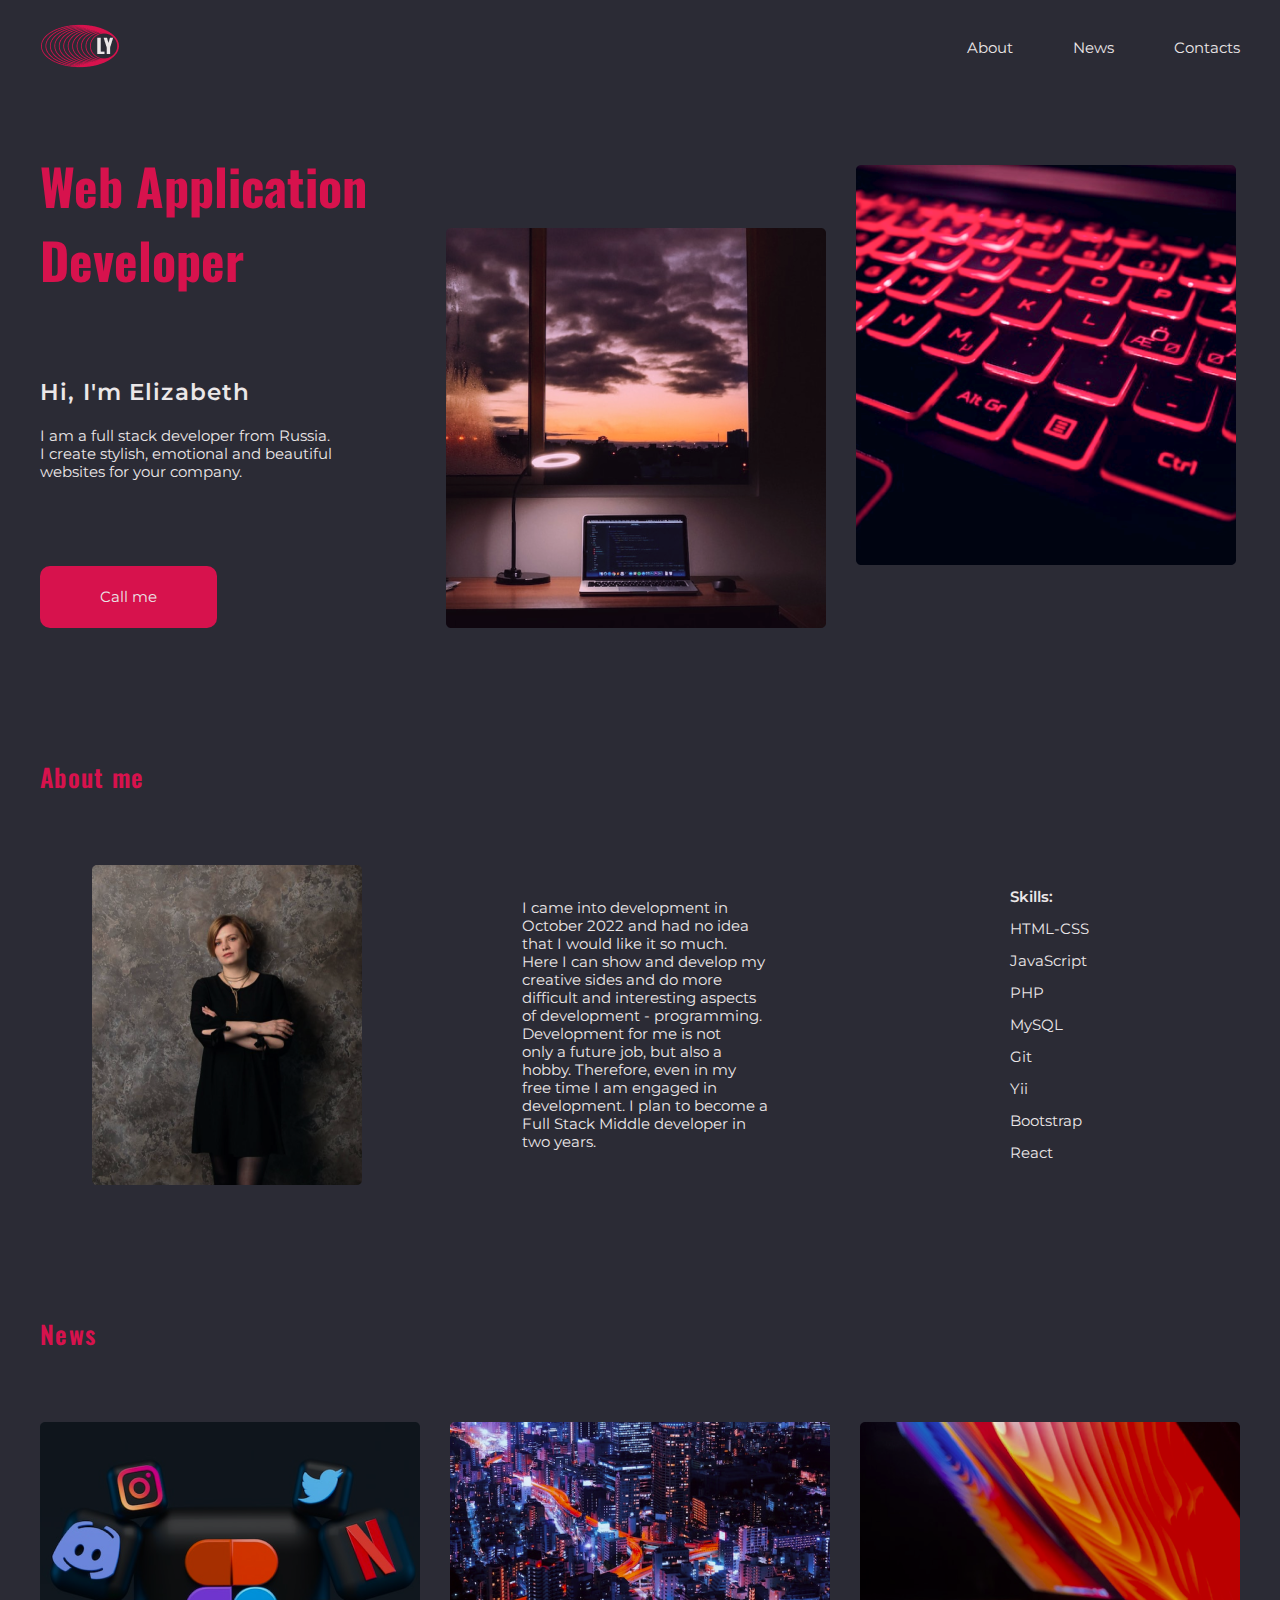
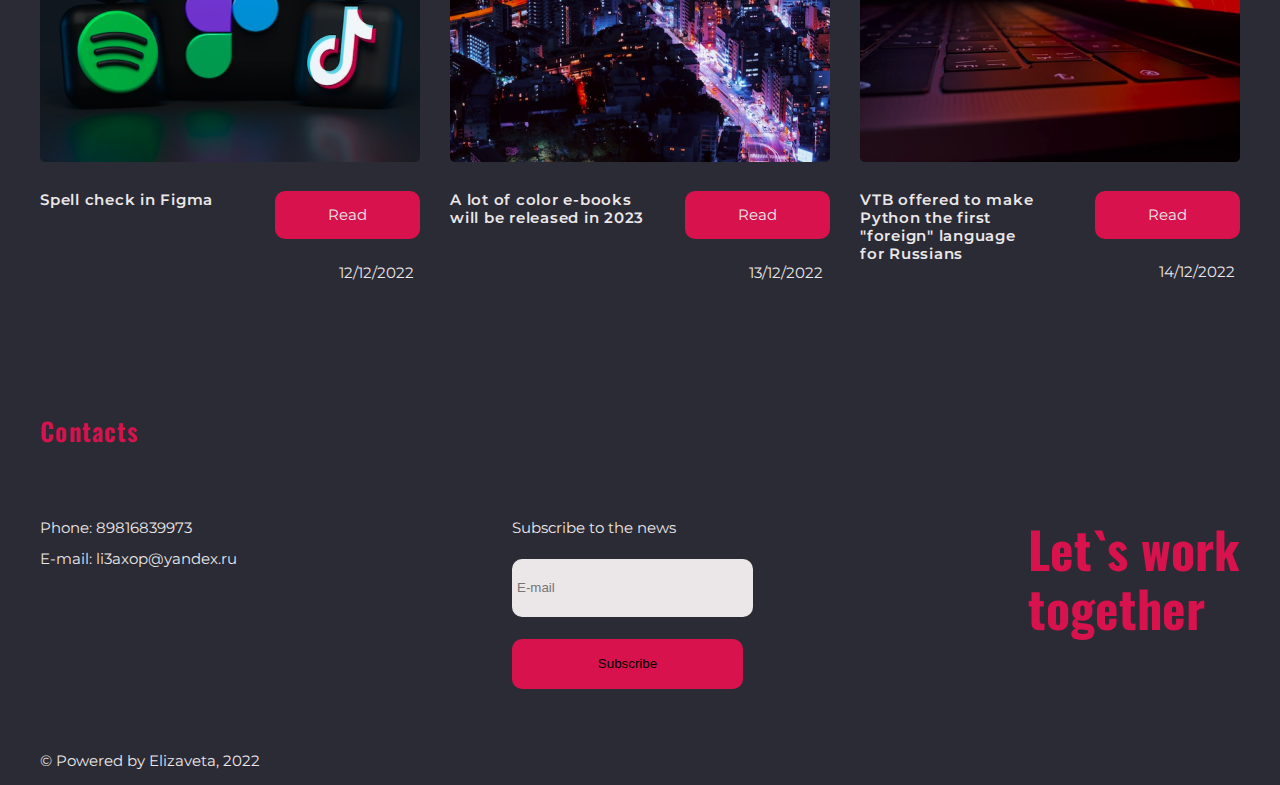
<file: index.html>
<!DOCTYPE html>
<html lang="en">
<head>
    <meta charset="UTF-8">
    <meta http-equiv="X-UA-Compatible" content="IE=edge">
    <meta name="viewport" content="width=device-width, initial-scale=1.0">
    <link rel="preconnect" href="https://fonts.googleapis.com"><link rel="preconnect" href="https://fonts.gstatic.com" crossorigin><link href="https://fonts.googleapis.com/css2?family=Montserrat:wght@400;600;700&family=Oswald:wght@400;700&display=swap" rel="stylesheet">
    <link rel="stylesheet" href="CSS/style.css">
    <link rel="stylesheet" href="CSS/adaptive.css">
    <title>lizayurova</title>
</head>
<body>
    <header class="header">
        <div class="container">
            <nav class="nav">
                <a class="logo">
                    <img class="logo-img" src="images/logo.png" alt="логотип сайта">
                </a>
                    <ul class="menu">
                        <li class="menu-item">
                            <a class="menu-link" href="#p1">About</a>
                        </li>
                        <li class="menu-item">
                            <a class="menu-link" href="#p2">News</a>
                        </li>
                        <li class="menu-item">
                            <a class="menu-link" href="#p3">Contacts</a>
                        </li>
                    </ul>
            </nav>
        </div>
    
        <div class="container2">
            <div class="text">
                <h1 class="title">Web Application<br>
                    Developer</h1>
                <h2 class="title2">Hi, I'm Elizabeth</h2>
                <h3 class="title3">I am a full stack developer from Russia. <br>
                    I create stylish, emotional and beautiful <br>
                    websites for your company.</h3>
                <a class="input"   href="tel:+79816839973" > Call me </a>
            </div>
            <img class="img" src="images/main1.png" alt="human">
            <img class="img1" src="images/main2.png" alt="human">
        </div>
    </header>

    <section class="main" id="p1">
        <h2 class="first"> About me</h2>
        <div class="container3">
            <img class="foto" src="images/foto.png" alt="foto">
            <p class="maintext">   I came into development in<br>
                 October 2022 and had no idea <br>
                that I would like it so much.<br>
                Here I can show and develop my <br>
                creative sides and do more<br>
                difficult and interesting aspects<br>
                of development - programming.<br>
                Development for me is not <br>
                only a future job, but also a <br>
                hobby. Therefore, even in my<br>
                free time I am engaged in <br>
                development. I plan to become a<br>
                Full Stack Middle developer in<br>
                two years.</p>
            <ul class="listmain">
                <ul class="list1">Skills:</ul>
                <ul class="list2">HTML-CSS</ul>
                <ul class="list2">JavaScript</ul>
                <ul class="list2">PHP</ul>
                <ul class="list2">MySQL</ul>
                <ul class="list2">Git</ul>
                <ul class="list2">Yii</ul>
                <ul class="list2">Bootstrap</ul>
                <ul class="list2">React</ul>
            </ul>
        </div>
    </section>

    <section class="news" id="p2">
        <h2 class="first"> News</h2>
        <div class="container4">
            <div class="new">
                <img class="newimg" src="images/New1.png" alt="">
                <div class="newtext">
                    <p class="newtext2">Spell check in Figma</p>
                    <a class="newinput"   href="newone.html" > Read </a>
                </div>
                <p class="newdata">12/12/2022</p>
            </div>
            <div class="new">
                <img class="newimg" src="images/New2.png" alt="">
                <div class="newtext">
                    <p class="newtext2">A lot of color e-books<br>
                        will be released in 2023</p>
                    <a class="newinput"   href="newtwo.html" > Read </a>
                </div>
                <p class="newdata">13/12/2022</p>
            </div>
            <div class="new">
                <img class="newimg" src="images/New3.png" alt="">
                <div class="newtext">
                    <p class="newtext2">VTB offered to make<br>
                        Python the first<br>
                         "foreign" language <br>
                        for Russians</p>
                    <a class="newinput"   href="newthree.html" > Read </a>
                </div>
                <p class="newdata2">14/12/2022</p>
            </div>
        </div>
    </section>

    <footer class="footer" id="p3">
        <h2 class="first"> Contacts</h2>
        <div class="container5">
            <div class="contact">
            <div class="tel">
                <span class="tel2">Phone:</span>
                <a class="tel3" href="tel:+79816839973">89816839973</a>
            </div>
            <div class="email">
                <span class="email_2">E-mail:</span>
                <a class="email_3" href="mailto:li3axop@yandex.ru">li3axop@yandex.ru</a>
            </div>
            </div>
            <div class="page">
                <form  action="#" class="subscription">
                        <p class="subscription-text">
                            Subscribe to the news
                        </p>
                        <input type="email" class="field" placeholder="E-mail" required>
                    <button class="button">Subscribe</button>
                </form>
            </div>
            <p class="end">Let`s work <br>
                together</p>
            </div>
            <div class="right">
                <p> ©  Powered by Elizaveta, 2022</p>
            </div>  
    </footer>
</body>
</html>
</file>
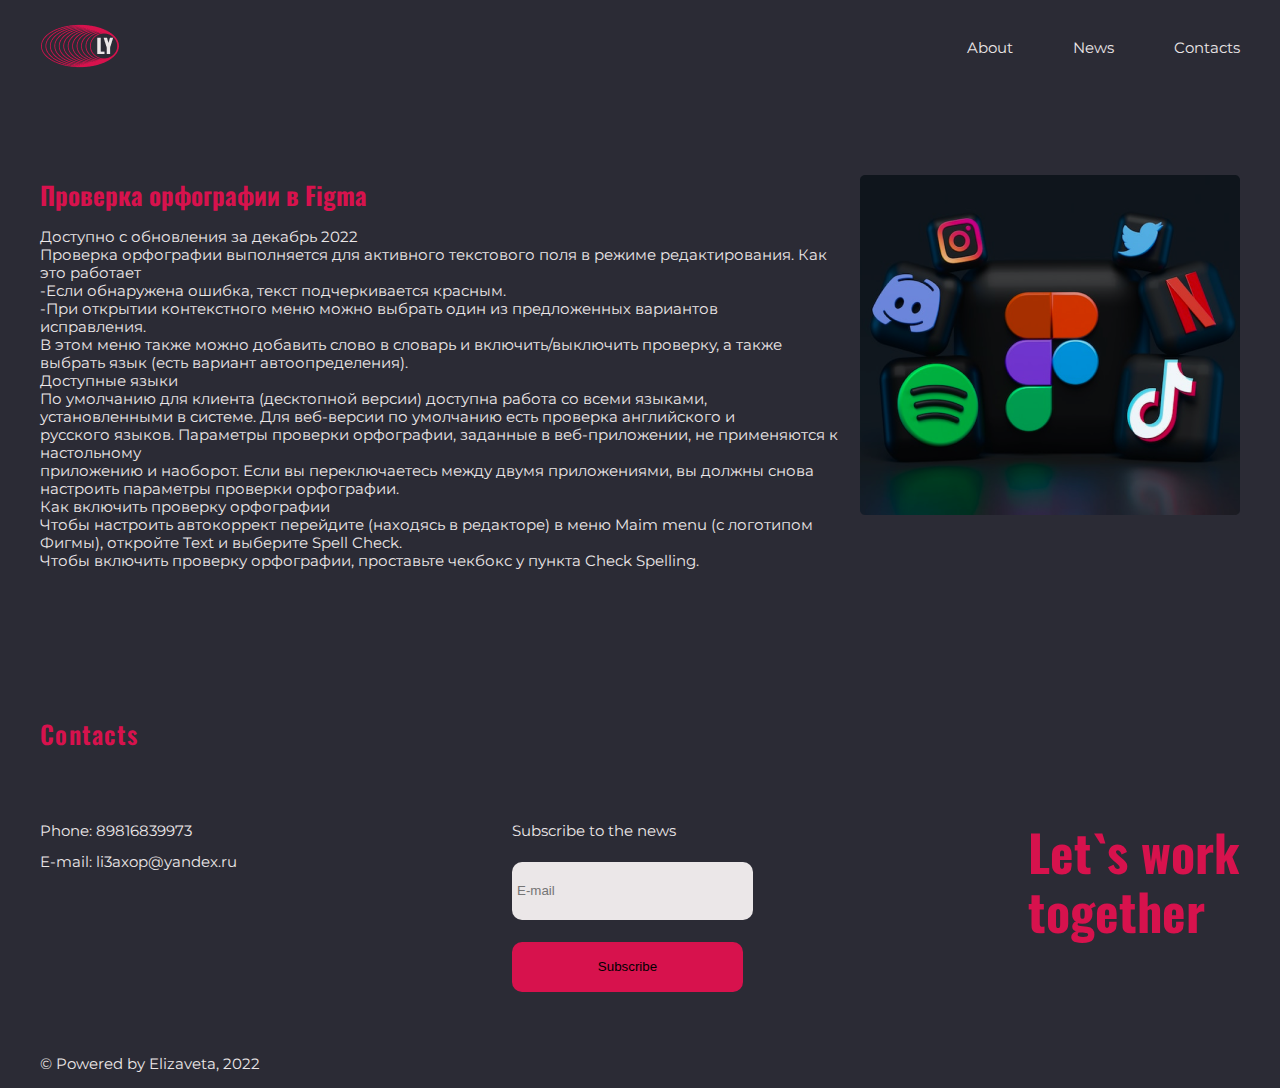
<file: newone.html>
<!DOCTYPE html>
<html lang="en">
<head>
    <meta charset="UTF-8">
    <meta http-equiv="X-UA-Compatible" content="IE=edge">
    <meta name="viewport" content="width=device-width, initial-scale=1.0">
    <link rel="preconnect" href="https://fonts.googleapis.com"><link rel="preconnect" href="https://fonts.gstatic.com" crossorigin><link href="https://fonts.googleapis.com/css2?family=Montserrat:wght@400;600;700&family=Oswald:wght@400;700&display=swap" rel="stylesheet">
    <link rel="stylesheet" href="CSS/style.css">
    <link rel="stylesheet" href="CSS/adaptive.css">
    <link rel="stylesheet" href="CSS/newone.css">
    <title>lizayurova</title>
</head>
<body>
    <header class="header">
        <div class="container">
            <nav class="nav">
                <a class="logo">
                    <img class="logo-img" src="images/logo.png" alt="логотип сайта">
                </a>
                    <ul class="menu">
                        <li class="menu-item">
                            <a class="menu-link" href="index.html">About</a>
                        </li>
                        <li class="menu-item">
                            <a class="menu-link" href="index.html">News</a>
                        </li>
                        <li class="menu-item">
                            <a class="menu-link" href="#p3">Contacts</a>
                        </li>
                    </ul>
            </nav>
        </div>
    
    <section class="newone">
        <div class="newone1">
            <div class="textnewon1">
                <h1 class="textpink">Проверка орфографии в Figma</h1>
                <p class="textall">Доступно с обновления за декабрь 2022 <br>
                    Проверка орфографии выполняется для активного текстового поля в режиме редактирования. Как <br>это работает<br>
                    -Если обнаружена ошибка, текст подчеркивается красным.<br>
                    -При открытии контекстного меню можно выбрать один из предложенных вариантов <br>исправления.<br>
                    В этом меню также можно добавить слово в словарь и включить/выключить проверку, а также <br>выбрать язык (есть вариант автоопределения).<br>
                    Доступные языки<br>
                    По умолчанию для клиента (десктопной версии) доступна работа со всеми языками, <br>установленными в системе. Для веб-версии по умолчанию есть проверка английского и <br>русского языков.
                    Параметры проверки орфографии, заданные в веб-приложении, не применяются к настольному <br>приложению и наоборот. Если вы переключаетесь между двумя приложениями, вы должны снова<br> настроить параметры проверки орфографии.<br>
                    Как включить проверку орфографии<br>
                    Чтобы настроить автокоррект перейдите (находясь в редакторе) в меню Maim menu (с логотипом<br> Фигмы), откройте Text и выберите Spell Check.<br>
                    Чтобы включить проверку орфографии, проставьте чекбокс у пункта Check Spelling.</p>
            </div>
            <img class="newimgone" src="images/New1.png" alt="">
        </div>
    </section>

    <footer class="footer" id="p3">
        <h2 class="first"> Contacts</h2>
        <div class="container5">
            <div class="contact">
            <div class="tel">
                <span class="tel2">Phone:</span>
                <a class="tel3" href="tel:+79816839973">89816839973</a>
            </div>
            <div class="email">
                <span class="email_2">E-mail:</span>
                <a class="email_3" href="mailto:li3axop@yandex.ru">li3axop@yandex.ru</a>
            </div>
            </div>
            <div class="page">
                <form  action="#" class="subscription">
                        <p class="subscription-text">
                            Subscribe to the news
                        </p>
                        <input type="email" class="field" placeholder="E-mail" required>
                    <button class="button">Subscribe</button>
                </form>
            </div>
            <p class="end">Let`s work <br>
                together</p>
            </div>
            <div class="right">
                <p> ©  Powered by Elizaveta, 2022</p>
            </div>  
    </footer>
    </body>
    </html>
</file>
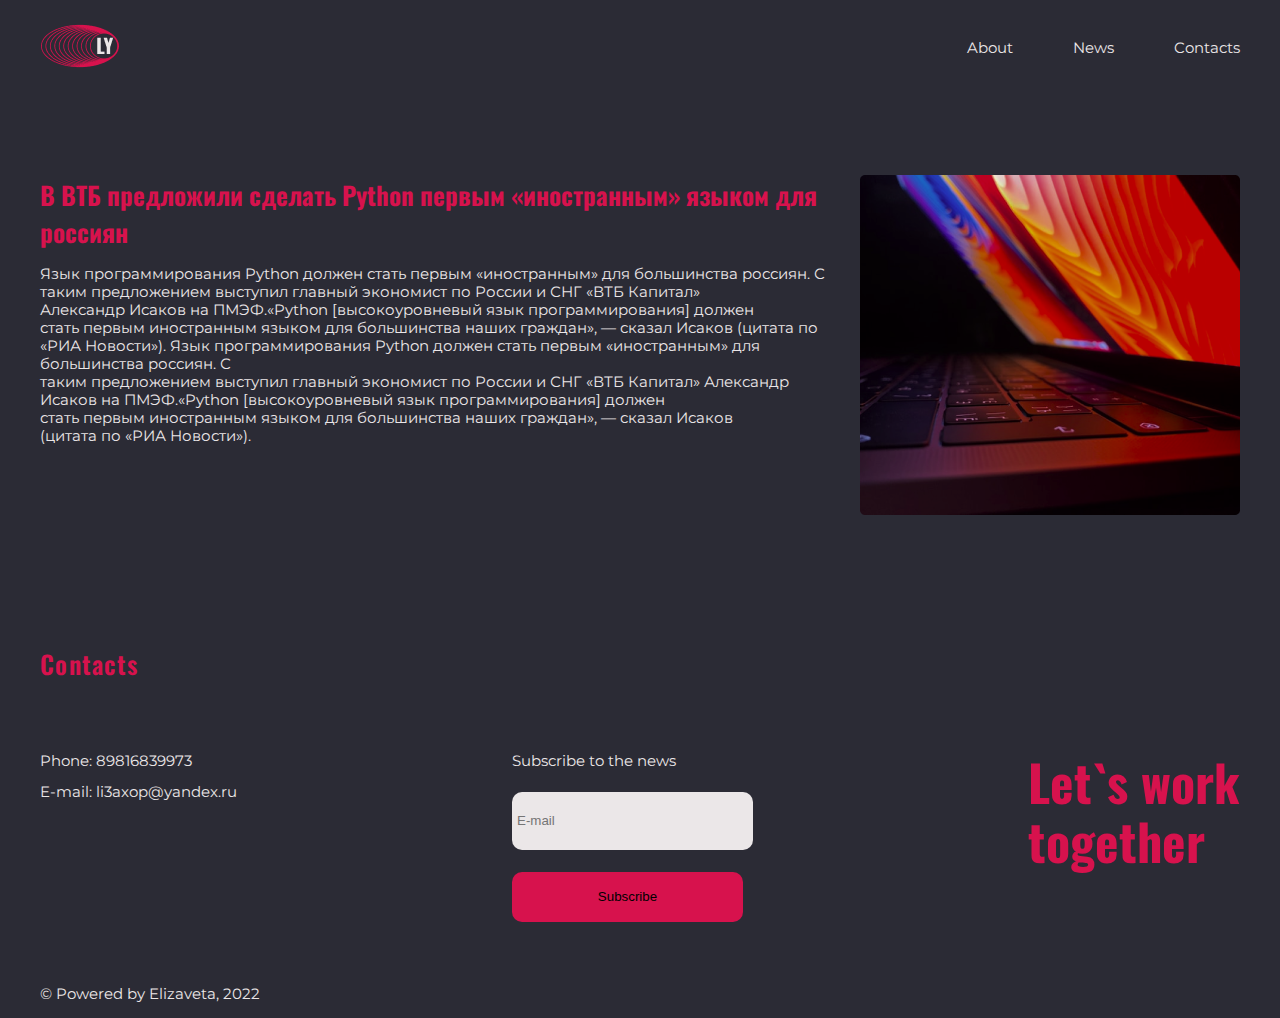
<file: newthree.html>
<!DOCTYPE html>
<html lang="en">
<head>
    <meta charset="UTF-8">
    <meta http-equiv="X-UA-Compatible" content="IE=edge">
    <meta name="viewport" content="width=device-width, initial-scale=1.0">
    <link rel="preconnect" href="https://fonts.googleapis.com"><link rel="preconnect" href="https://fonts.gstatic.com" crossorigin><link href="https://fonts.googleapis.com/css2?family=Montserrat:wght@400;600;700&family=Oswald:wght@400;700&display=swap" rel="stylesheet">
    <link rel="stylesheet" href="CSS/style.css">
    <link rel="stylesheet" href="CSS/adaptive.css">
    <link rel="stylesheet" href="CSS/newone.css">
    <title>lizayurova</title>
</head>
<body>
    <header class="header">
        <div class="container">
            <nav class="nav">
                <a class="logo">
                    <img class="logo-img" src="images/logo.png" alt="логотип сайта">
                </a>
                    <ul class="menu">
                        <li class="menu-item">
                            <a class="menu-link" href="index.html">About</a>
                        </li>
                        <li class="menu-item">
                            <a class="menu-link" href="index.html">News</a>
                        </li>
                        <li class="menu-item">
                            <a class="menu-link" href="#p3">Contacts</a>
                        </li>
                    </ul>
            </nav>
        </div>
    
    <section class="newone">
        <div class="newone1">
            <div class="textnewon1">
                <h1 class="textpink">В ВТБ предложили сделать Python первым «иностранным» языком для<br>
                    россиян</h1>
                <p class="textall">Язык программирования Python должен стать первым «иностранным» для большинства россиян. С<br> таким предложением выступил главный экономист по России и СНГ «ВТБ Капитал» <br>Александр Исаков на ПМЭФ.«Python [высокоуровневый язык программирования] должен <br>стать первым иностранным языком для большинства наших граждан», — сказал Исаков (цитата по <br>«РИА Новости»).
                    Язык программирования Python должен стать первым «иностранным» для большинства россиян. С<br> таким предложением выступил главный экономист по России и СНГ «ВТБ Капитал» Александр<br> Исаков на ПМЭФ.«Python [высокоуровневый язык программирования] должен <br>стать первым иностранным языком для большинства наших граждан», — сказал Исаков<br> (цитата по «РИА Новости»).</p>
            </div>
            <img class="newimgone" src="images/New3.png" alt="">
        </div>
    </section>

    <footer class="footer" id="p3">
        <h2 class="first"> Contacts</h2>
        <div class="container5">
            <div class="contact">
            <div class="tel">
                <span class="tel2">Phone:</span>
                <a class="tel3" href="tel:+79816839973">89816839973</a>
            </div>
            <div class="email">
                <span class="email_2">E-mail:</span>
                <a class="email_3" href="mailto:li3axop@yandex.ru">li3axop@yandex.ru</a>
            </div>
            </div>
            <div class="page">
                <form  action="#" class="subscription">
                        <p class="subscription-text">
                            Subscribe to the news
                        </p>
                        <input type="email" class="field" placeholder="E-mail" required>
                    <button class="button">Subscribe</button>
                </form>
            </div>
            <p class="end">Let`s work <br>
                together</p>
            </div>
            <div class="right">
                <p> ©  Powered by Elizaveta, 2022</p>
            </div>  
    </footer>
    </body>
    </html>
</file>
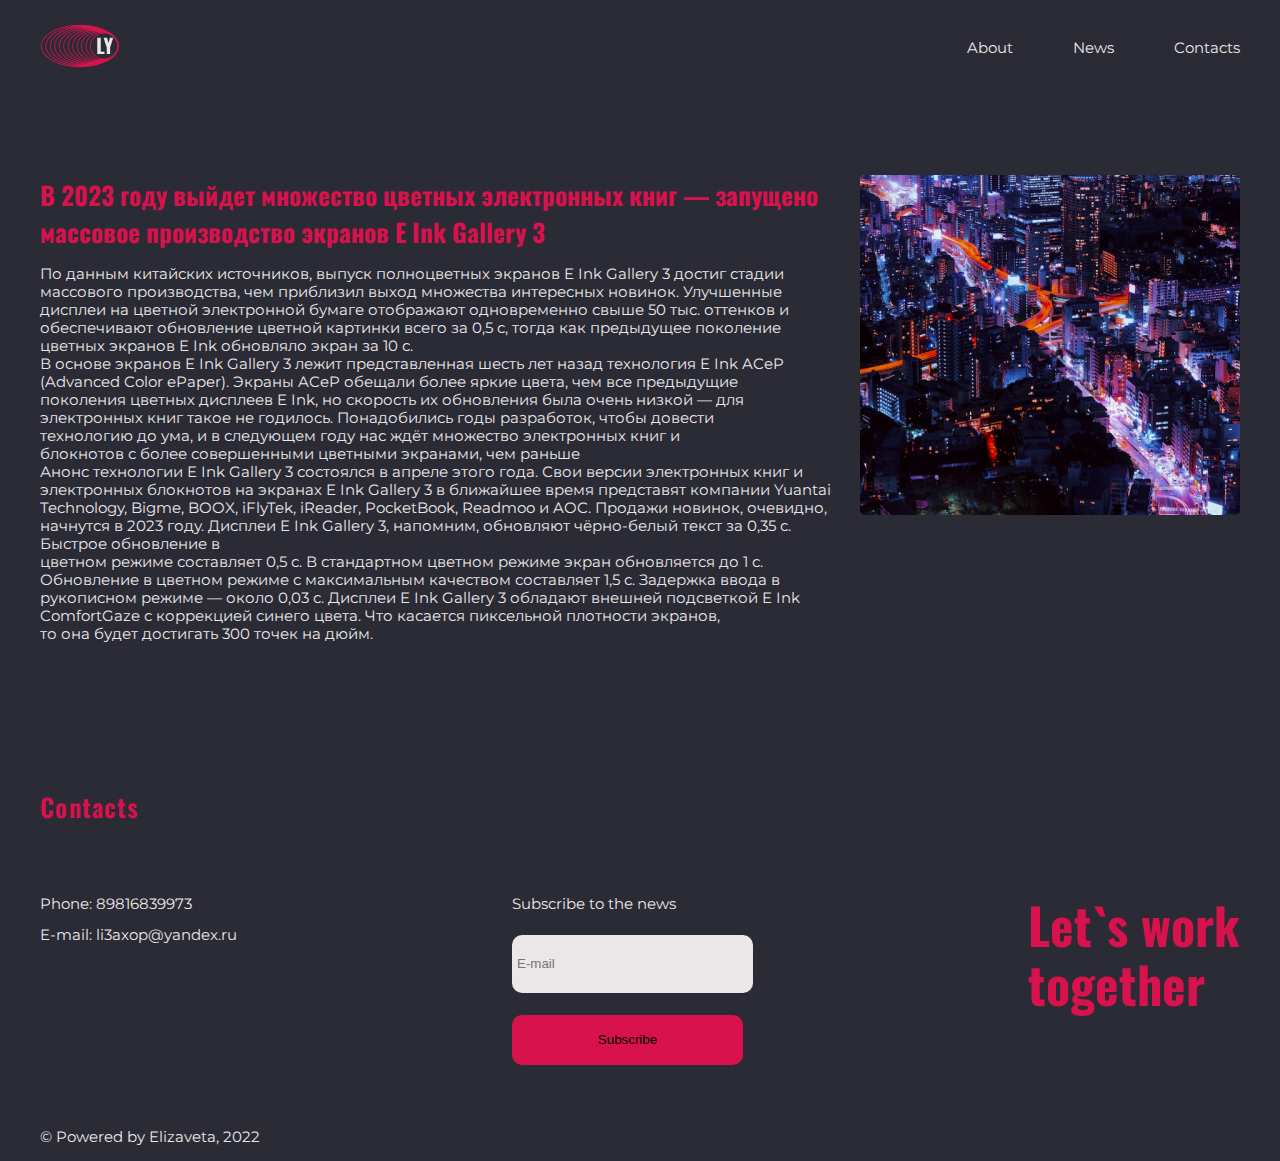
<file: newtwo.html>
<!DOCTYPE html>
<html lang="en">
<head>
    <meta charset="UTF-8">
    <meta http-equiv="X-UA-Compatible" content="IE=edge">
    <meta name="viewport" content="width=device-width, initial-scale=1.0">
    <link rel="preconnect" href="https://fonts.googleapis.com"><link rel="preconnect" href="https://fonts.gstatic.com" crossorigin><link href="https://fonts.googleapis.com/css2?family=Montserrat:wght@400;600;700&family=Oswald:wght@400;700&display=swap" rel="stylesheet">
    <link rel="stylesheet" href="CSS/style.css">
    <link rel="stylesheet" href="CSS/adaptive.css">
    <link rel="stylesheet" href="CSS/newone.css">
    <title>lizayurova</title>
</head>
<body>
    <header class="header">
        <div class="container">
            <nav class="nav">
                <a class="logo">
                    <img class="logo-img" src="images/logo.png" alt="логотип сайта">
                </a>
                    <ul class="menu">
                        <li class="menu-item">
                            <a class="menu-link" href="index.html">About</a>
                        </li>
                        <li class="menu-item">
                            <a class="menu-link" href="index.html">News</a>
                        </li>
                        <li class="menu-item">
                            <a class="menu-link" href="#p3">Contacts</a>
                        </li>
                    </ul>
            </nav>
        </div>
    
    <section class="newone">
        <div class="newone1">
            <div class="textnewon1">
                <h1 class="textpink">В 2023 году выйдет множество цветных электронных книг — запущено<br>
                    массовое производство экранов E Ink Gallery 3</h1>
                <p class="textall">По данным китайских источников, выпуск полноцветных экранов E Ink Gallery 3 достиг стадии <br>массового производства, чем приблизил выход множества интересных новинок. Улучшенные <br>дисплеи на цветной электронной бумаге отображают одновременно свыше 50 тыс. оттенков и <br>обеспечивают обновление цветной картинки всего за 0,5 с, тогда как предыдущее поколение <br>цветных экранов E Ink обновляло экран за 10 с.<br>
                    В основе экранов E Ink Gallery 3 лежит представленная шесть лет назад технология E Ink ACeP <br>(Advanced Color ePaper). Экраны ACeP обещали более яркие цвета, чем все предыдущие <br>поколения цветных дисплеев E Ink, но скорость их обновления была очень низкой — для <br>электронных книг такое не годилось. Понадобились годы разработок, чтобы довести <br>технологию до ума, и в следующем году нас ждёт множество электронных книг и<br> блокнотов с более совершенными цветными экранами, чем раньше<br>
                    Анонс технологии E Ink Gallery 3 состоялся в апреле этого года. Свои версии электронных книг и <br>электронных блокнотов на экранах E Ink Gallery 3 в ближайшее время представят компании Yuantai <br>Technology, Bigme, BOOX, iFlyTek, iReader, PocketBook, Readmoo и AOC. Продажи новинок, очевидно,<br> начнутся в 2023 году.
                    Дисплеи E Ink Gallery 3, напомним, обновляют чёрно-белый текст за 0,35 с. Быстрое обновление в <br>цветном режиме составляет 0,5 с. В стандартном цветном режиме экран обновляется до 1 с.<br> Обновление в цветном режиме с максимальным качеством составляет 1,5 с. Задержка ввода в<br> рукописном режиме — около 0,03 с. Дисплеи E Ink Gallery 3 обладают внешней подсветкой E Ink<br> ComfortGaze с коррекцией синего цвета. Что касается пиксельной плотности экранов,<br> то она будет достигать 300 точек на дюйм.</p>
            </div>
            <img class="newimgone" src="images/New2.png" alt="">
        </div>
    </section>

    <footer class="footer" id="p3">
        <h2 class="first"> Contacts</h2>
        <div class="container5">
            <div class="contact">
            <div class="tel">
                <span class="tel2">Phone:</span>
                <a class="tel3" href="tel:+79816839973">89816839973</a>
            </div>
            <div class="email">
                <span class="email_2">E-mail:</span>
                <a class="email_3" href="mailto:li3axop@yandex.ru">li3axop@yandex.ru</a>
            </div>
            </div>
            <div class="page">
                <form  action="#" class="subscription">
                        <p class="subscription-text">
                            Subscribe to the news
                        </p>
                        <input type="email" class="field" placeholder="E-mail" required>
                    <button class="button">Subscribe</button>
                </form>
            </div>
            <p class="end">Let`s work <br>
                together</p>
            </div>
            <div class="right">
                <p> ©  Powered by Elizaveta, 2022</p>
            </div>  
    </footer>
    </body>
    </html>
</file>
<file: CSS/style.css>
body{
    max-width: 1200px;
    margin: 0 auto;
    background-color: #2B2B35;
    color: #EBE7E8;
    font-family: 'Montserrat';
    font-style: normal;
    font-weight: 400;
    font-size: 15px;
    line-height: 18px;
}

a{
    text-decoration: none;
    color: inherit;
}

a:hover {
    color: #CE242B; 
}

ul{
    margin: 0;
    padding: 0;
    list-style: none;
}

.nav{
    margin-top: 24px;
    display: flex;
    justify-content: space-between;
    align-items: center;
}

.menu{
    display:flex;
}

.menu-item{
    padding-left: 60px;
}

.text{
    display: flex;
    justify-content: flex-end;
    align-items: flex-start;
    flex-direction: column;
}

.title{
    font-family: 'Oswald';
    font-style: normal;
    font-weight: 700;
    font-size: 50px;
    line-height: 74px;
    color: #D7124D;
    margin:0 0 87px 0;
}

.title2{
    font-style: normal;
    font-weight: 600;
    letter-spacing: 0.05em;
    margin:0 0 26px 0;
}

.title3{
    font-style: normal;
    font-weight: 400;
    font-size: 15px;
    line-height: 18px;
    margin:0 0 85px 0;
}

.input{
    background: #D7124D;
    border-radius: 10px;
    text-align: center;
    padding: 22px 60px;
}

.input:hover{
    background: #373741;
}

.container2{
    display: flex;
}

.img{
    margin: 156px 30px 0 79px;
}

.img1{
    margin: 93px 0px 63px 0px;
}

.main{
    margin-top: 130px;
}

.first{
    font-family: 'Oswald';
    font-style: normal;
    font-weight: 600;
    font-size: 25px;
    line-height: 37px;
    letter-spacing: 0.05em;
    color: #D7124D;
    margin-bottom: 70px;
}

.container3{
    display: flex;
    justify-content: space-between;
    align-items: center;
}

.foto{
    margin-left: 52px;
}

.maintext{
    margin-left: 143px;
}

.listmain{
    margin:0 151px 0 225px;
    line-height: 32px;
}

.list1{
    font-weight: 600;
}

.news{
    margin-top: 130px;
}

.container4{
    display: flex;
    justify-content: space-between;
}

.newinput{
    background: #D7124D;
    border-radius: 10px;
    text-align: center;
    padding: 15px 53px;
}

.newinput:hover{
    background: #373741;
}

.newtext{
    display: flex;
    justify-content: space-between;
    align-items: flex-start;
    margin-top: 25px;
}

.newtext2{
    margin: 0px;
    letter-spacing: 0.05em;
    font-weight: 600;
}

.newdata{
    margin: 25px 0 0 299px;
}

.newdata2{
    margin: 0 0 0 299px;
}

.footer{
    margin-top: 130px;
}

.container5{
    display: flex;
    justify-content: space-between;
    margin-top: 70px;
}

.tel{
    margin-bottom: 13px;
}

.subscription{
    display: flex;
    flex-direction: column;
}

.subscription-text{
    margin: 0 0 22px 0;
    font-family: 'Montserrat';
    font-style: normal;
    font-weight: 400;
    font-size: 15px;
    line-height: 118%;
}

.field{
    background: #EBE7E8;
    border-radius: 10px;
    width: 231px;
    height: 50px;
    margin-bottom: 22px;
    border: 3px solid transparent;
}

.button{
    background: #D7124D;
    border-radius: 10px;
    width: 231px;
    height: 50px;
    margin-bottom: 48px;
    border: 3px solid transparent;
}

.button:hover{
    background: #373741;
    color: #D7124D;
}

.end{
    font-family: 'Oswald';
    font-style: normal;
    font-weight: 700;
    font-size: 50px;
    line-height: 118%;
    color: #D7124D;
    margin: 0;
}
</file>
<file: CSS/adaptive.css>
@media screen and (max-width:991px){
    
    body{
        max-width: 730px;
    }

    .container2{
        margin-top: 67px;
    }
    .title{
        font-size: 25px;
        line-height: 37px;
    }

    .img{
        width: 221px;
        height: 233px;
    }
    .img1{
        width: 221px;
        height: 233px;
    }

    .first{
        font-size: 20px;
    }

    .foto{
        width: 221px;
        height: 276px;
    }

    .maintext{
        font-size: 12px;
        line-height: 15px;
        margin-left: 18px;
    }

    .listmain{
        font-size: 12px;
        line-height: 15px;
        line-height: 20px;
        margin: 0;
    }

    .new{
    font-size: 10px;
    line-height: 12px;
    }

    .newimg{
        width: 219px;
        height: 196px;
    }

    .newinput{
        padding: 7px 26px;
    }
    .newdata{
        margin: 9px 0 11px 169px;
    }
    .newdata2{
        margin: 9px 0 11px 62px;
    }

    .container5{
    font-size: 10px;
    line-height: 12px;
    }

    .end{
        font-weight: 700;
        font-size: 25px;
    }

    .right{
        font-size: 10px;
    line-height: 12px;
    }
    .subscription-text{
        font-size: 10px;
    line-height: 12px;
    }

    .field{
        width: 219px;
height: 48px;
    }

    .button{
        width: 219px;
height: 48px;
    }

}

@media screen and (max-width:595px){
    
    body{
        max-width: 475px;
    }

    .container2{
        display: flex;
    }

    .img{
        width: 165.75px;
height: 174px;
    }

    .img1{
        width: 165.75px;
height: 174px;
    }

    .foro{
        width: 221px;
height: 276px;
    }

    .container3{
        display: flex;
        justify-content: space-around;
        flex-direction: row;
        flex-wrap: wrap;
    }

    .container4{
        display: flex;
        flex-direction: column;
    }

    .container5{
        display: flex;
        flex-direction: column;
        align-items: center;
    }

    .newtext{
        display: flex;
        justify-content: flex-start;
    }

}
</file>
<file: CSS/newone.css>
.newone{
    margin-top: 103px;
}

.newone1{
    display: flex;
}

.newimgone{
    width: 380px;
height: 340px;
}
.textpink{
    font-family: 'Oswald';
font-style: normal;
font-weight: 700;
font-size: 25px;
line-height: 37px;

/* Подзаголовки */

color: #D7124D;
margin:1px 0 0 0 ;
}
</file>
